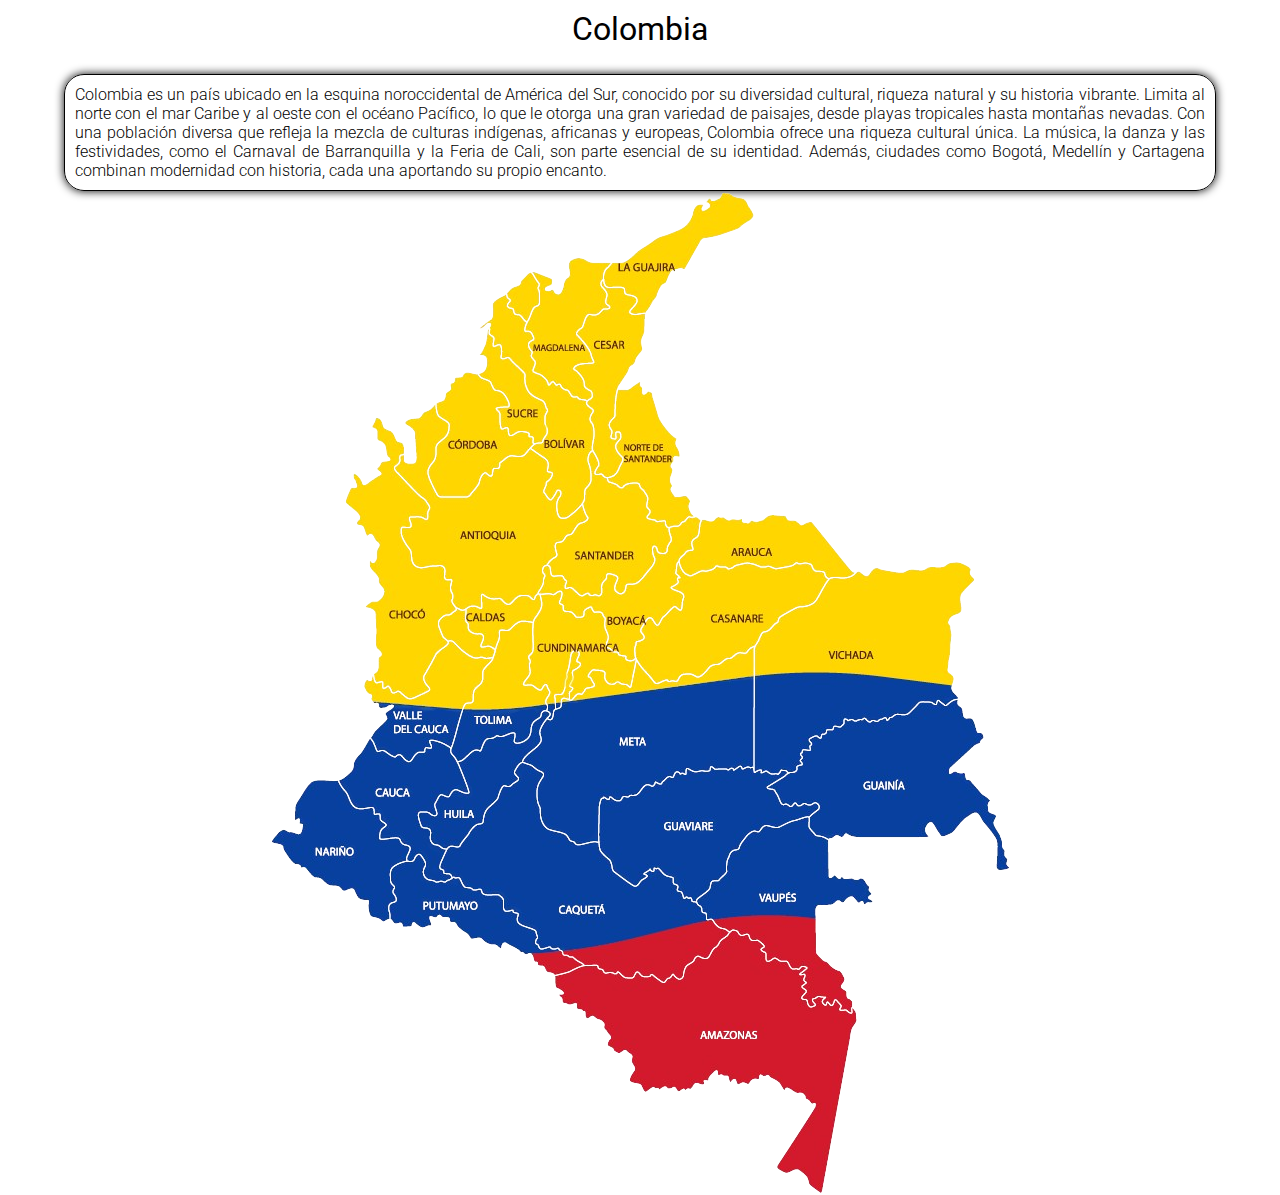
<file: index.html>
<!DOCTYPE html>
<html lang="es">
<head>
    <meta charset="UTF-8">
    <meta name="viewport" content="width=device-width, initial-scale=1.0">
    <link rel="stylesheet" href="css/style.css">
    <link rel="stylesheet" href="css/fuentes.css">
    <title>Mapa Geografico Colombia</title>
</head>
<body>
    <div>
        <h1 class="ttl" > Colombia </h1>
    </div>
    <div class="txt_one">
        Colombia es un país ubicado en la esquina noroccidental de América del Sur, conocido por su diversidad cultural, riqueza natural y su historia vibrante. Limita al norte con el mar Caribe y al oeste con el océano Pacífico, lo que le otorga una gran variedad de paisajes, desde playas tropicales hasta montañas nevadas.
        Con una población diversa que refleja la mezcla de culturas indígenas, africanas y europeas, Colombia ofrece una riqueza cultural única. La música, la danza y las festividades, como el Carnaval de Barranquilla y la Feria de Cali, son parte esencial de su identidad. Además, ciudades como Bogotá, Medellín y Cartagena combinan modernidad con historia, cada una aportando su propio encanto. 

    </div>
    <img src="/images/mpCol-removebg.png" class="mps" alt="Mapa de Colombia" usemap="#mapaCol">
    <div>
        <map id="mapaCol">
            <area target="_self" alt="Mapa Santander" title="Santander" href="/pages/Santander.html" coords="281,374,288,368,289,360,290,351,297,350,305,342,311,334,317,332,320,325,313,313,317,307,315,300,321,291,321,278,317,267,321,260,328,274,324,283,331,284,339,290,349,298,355,302,358,294,365,294,375,305,376,315,380,321,374,326,385,331,393,333,399,350,395,362,380,351,383,361,385,370,378,381,369,389,363,393,357,393,354,402,344,398,349,385,337,379,333,389,331,403,320,404,311,404,301,394,292,386,282,384" shape="poly">
        <area target="_self" alt="Mapa Antioquia" title="Antioquia" href="/pages/Antioquia.html" coords="239,413,247,405,259,403,263,409,270,397,274,384,273,374,287,363,284,352,293,347,302,340,307,331,317,326,311,312,298,325,291,327,287,318,287,309,280,308,273,301,277,290,282,282,276,278,277,269,261,258,254,264,242,265,231,271,230,278,222,279,223,286,215,284,210,292,201,305,169,305,157,279,163,269,166,253,177,243,178,232,167,225,164,216,156,222,152,228,136,231,145,240,146,271,135,272,127,280,158,313,159,327,139,326,140,334,133,336,132,345,141,360,143,374,151,378,171,375,176,386,183,389,183,400,183,410,190,418,203,413,210,417,212,404,220,408,229,406" shape="poly">
        <area target="_self" alt="Mapa Valle Del Cauca" title="Valle Del Cauca" href="/pages/ValleDelCauca.html" coords="102,547,106,539,117,528,116,522,125,517,119,511,111,516,107,510,102,506,97,498,95,490,104,487,111,496,123,502,129,499,139,507,160,499,154,487,165,462,179,450,199,465,207,467,222,467,214,477,212,491,204,499,204,510,193,513,183,556,159,548,161,559,154,556,154,563,148,561,140,571,129,562,125,568,114,558,107,560" shape="poly">
        <area target="_self" alt="Mapa Meta" title="Meta" href="/pages/Meta.html" coords="329,651,329,616,333,605,340,607,349,610,354,604,366,604,374,595,381,596,385,590,390,595,398,585,404,586,408,580,416,582,417,575,438,580,441,574,458,579,471,575,484,575,484,456,476,459,467,459,462,468,456,468,450,473,440,475,429,485,419,482,410,487,400,490,386,492,365,469,361,496,347,491,339,493,334,487,335,480,321,478,318,485,324,495,317,497,314,503,306,505,303,509,294,506,291,517,284,520,283,529,276,530,271,538,272,551,253,571,274,582,272,587,268,597,268,612,271,620,273,632,280,637,294,642,303,649,309,654" shape="poly">
        <area target="_self" alt="Mapa Amazonas" title="Amazonas" href="/pages/Amazonas.html" coords="509,975,518,981,528,976,540,986,542,993,552,999,583,836,587,829,585,821,575,820,567,811,561,814,554,813,554,806,545,808,547,816,541,815,534,809,536,800,533,794,537,786,529,784,537,776,529,778,521,777,518,771,512,770,505,767,499,769,494,763,490,758,495,756,490,749,484,751,479,745,472,746,465,739,460,745,452,750,449,758,441,769,430,767,417,775,414,787,408,788,402,784,396,792,383,783,374,787,368,781,365,787,357,787,350,781,339,782,331,778,315,775,286,784,286,795,296,801,291,804,294,810,306,811,310,816,317,819,317,826,325,825,334,829,335,836,342,845,340,853,346,859,355,858,363,865,363,872,366,878,362,890,371,892,374,898,382,895,387,896,393,894,398,897,405,894,409,899,419,896,427,890,435,888,446,877,458,883,474,891,497,884,515,895,524,900,534,899,540,908,548,912" shape="poly">
        </map>    
    </div>
</body>
</html>
</file>
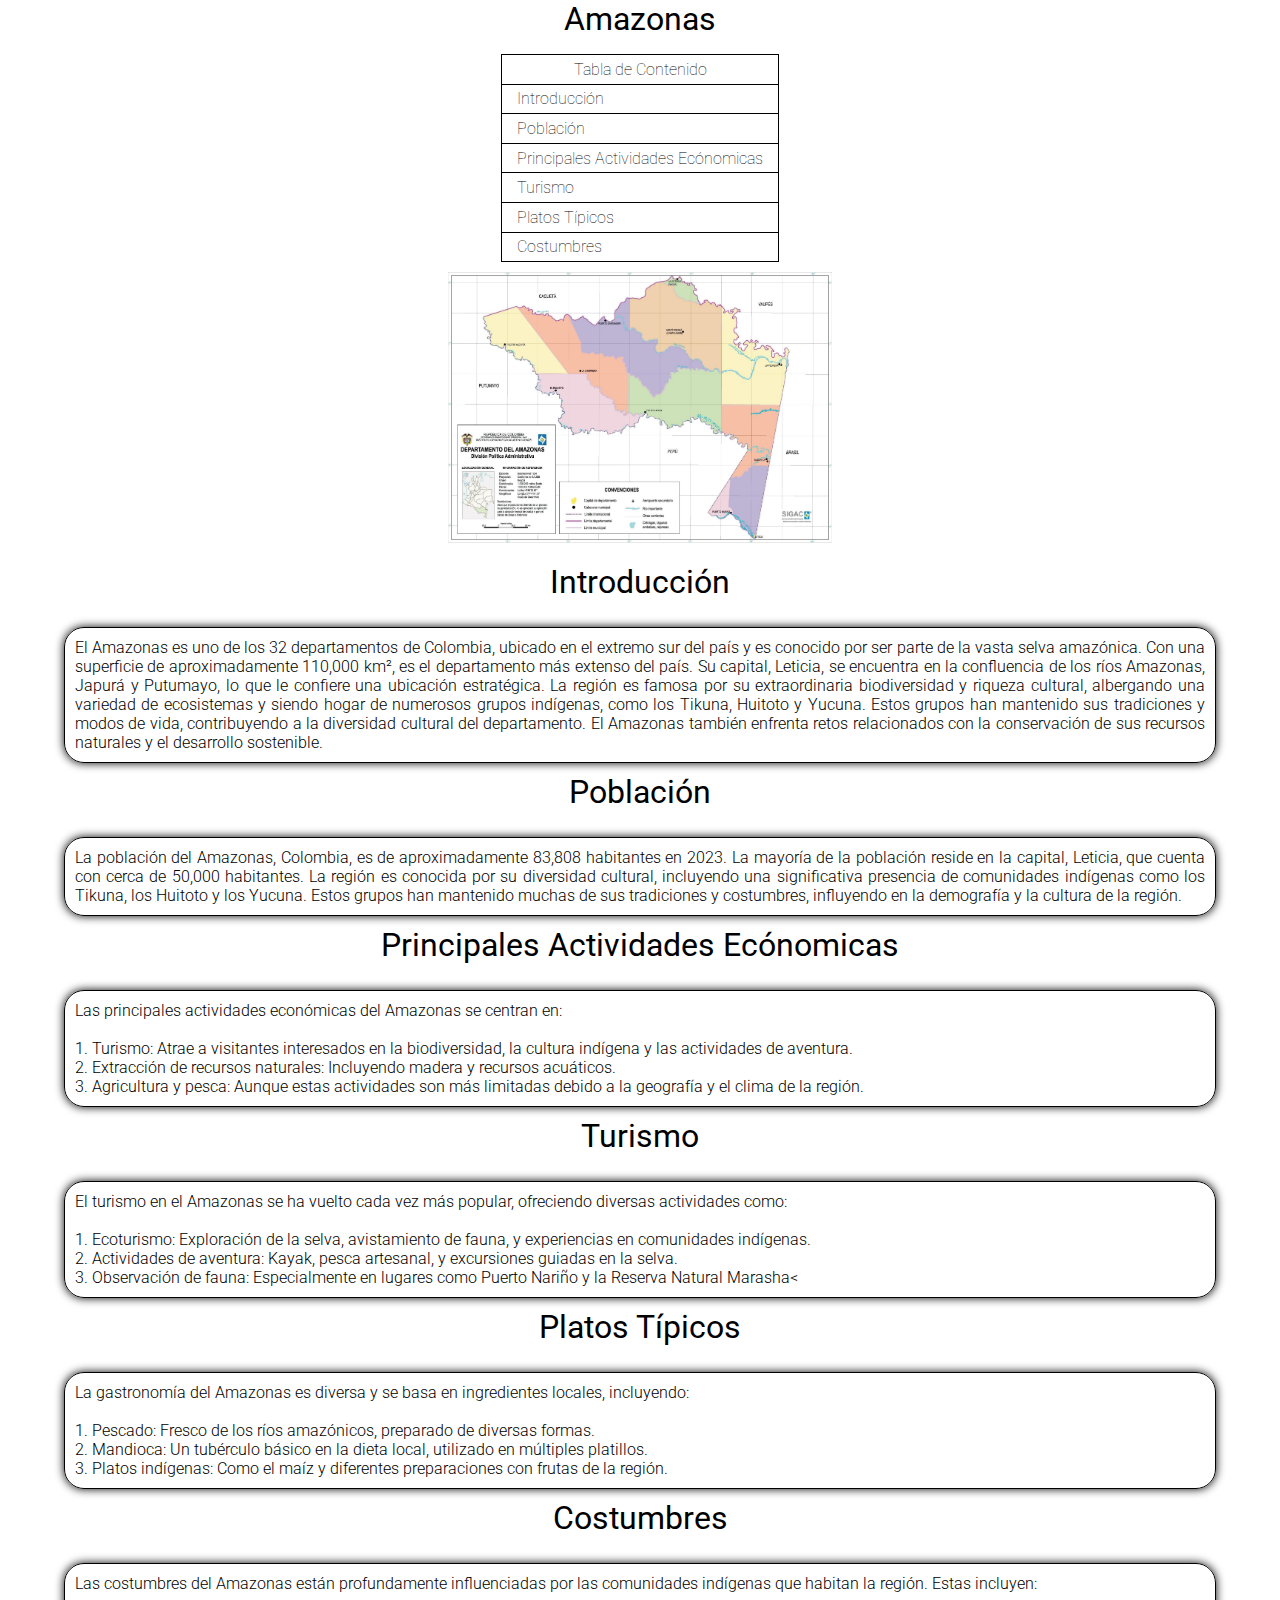
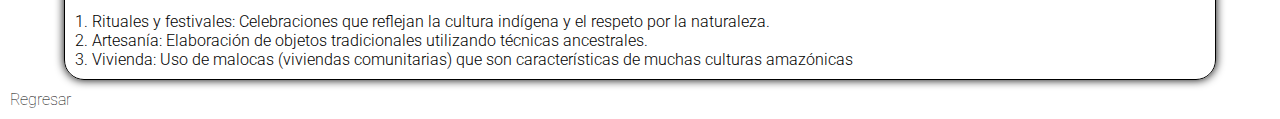
<file: pages/Amazonas.html>
<!DOCTYPE html>
<html lang="es">
<head>
    <meta charset="UTF-8">
    <meta name="viewport" content="width=device-width, initial-scale=1.0">
    <link rel="stylesheet" href="/css/fuentes.css">
    <link rel="stylesheet" href="/css/style.css">
    <title>Amazonas, Colombia</title>
</head>
<body>
    <div>
        <h1> Amazonas </h1>
    </div>
    <table class="table">
        <tr>
            <th>Tabla de Contenido </th>
        </tr>
        <tr>
            <td><a href="#intro"> Introducción </a></td>
        </tr>
        <tr>
            <td> <a href="#poblacion"> Población </a> </td>
        </tr>
        <tr>
            <td> <a href="#actividadEco"> Principales Actividades Ecónomicas </a> </td>
        </tr>
        <tr>
            <td> <a href="#turismo"> Turismo </a> </td>
        </tr>
        <tr>
            <td> <a href="#platosTip"> Platos Típicos </a> </td>
        </tr>
        <tr>
            <td> <a href="#costumbres"> Costumbres </a> </td>
        </tr>
    </table>
    <img src="/images/mpAmazonas.jpg" class="mapas" alt="Mapa del Amazonas, Colombia">
    <div>
        <h1 class="ttl" id="intro"> Introducción </h1>
        <p class="txt_one"> 
            El Amazonas es uno de los 32 departamentos de Colombia, ubicado en el extremo sur del país y es conocido por ser parte de la vasta selva amazónica. Con una superficie de aproximadamente 110,000 km², es el departamento más extenso del país. Su capital, Leticia, se encuentra en la confluencia de los ríos Amazonas, Japurá y Putumayo, lo que le confiere una ubicación estratégica.

            La región es famosa por su extraordinaria biodiversidad y riqueza cultural, albergando una variedad de ecosistemas y siendo hogar de numerosos grupos indígenas, como los Tikuna, Huitoto y Yucuna. Estos grupos han mantenido sus tradiciones y modos de vida, contribuyendo a la diversidad cultural del departamento. El Amazonas también enfrenta retos relacionados con la conservación de sus recursos naturales y el desarrollo sostenible.
        </p>
    </div>
    <div>
        <h1 class="ttl" id="poblacion"> Población </h1>
        <p class="txt_one">
            La población del Amazonas, Colombia, es de aproximadamente 83,808 habitantes en 2023. La mayoría de la población reside en la capital, Leticia, que cuenta con cerca de 50,000 habitantes. La región es conocida por su diversidad cultural, incluyendo una significativa presencia de comunidades indígenas como los Tikuna, los Huitoto y los Yucuna. Estos grupos han mantenido muchas de sus tradiciones y costumbres, influyendo en la demografía y la cultura de la región.
        </p>
    </div>
    <div>
        <h1 class="ttl" id="actividadEco"> Principales Actividades Ecónomicas </h1>
        <p class="txt_one">
            Las principales actividades económicas del Amazonas se centran en:<br>
            <br>
            1. Turismo: Atrae a visitantes interesados en la biodiversidad, la cultura indígena y las actividades de aventura.<br>
            2. Extracción de recursos naturales: Incluyendo madera y recursos acuáticos.<br>
            3. Agricultura y pesca: Aunque estas actividades son más limitadas debido a la geografía y el clima de la región.<br>
        </p>
    </div>
    <div>
        <h1 class="ttl" id="turismo"> Turismo </h1>
        <p class="txt_one">
            El turismo en el Amazonas se ha vuelto cada vez más popular, ofreciendo diversas actividades como:<br>
            <br>
            1. Ecoturismo: Exploración de la selva, avistamiento de fauna, y experiencias en comunidades indígenas.<br>
            2. Actividades de aventura: Kayak, pesca artesanal, y excursiones guiadas en la selva.<br>
            3. Observación de fauna: Especialmente en lugares como Puerto Nariño y la Reserva Natural Marasha<<br>       
        </p>
    </div>
    <div>
        <h1 class="ttl" id="platosTip"> Platos Típicos </h1>
        <p class="txt_one">
            La gastronomía del Amazonas es diversa y se basa en ingredientes locales, incluyendo:<br>
            <br>
            1. Pescado: Fresco de los ríos amazónicos, preparado de diversas formas.<br>
            2. Mandioca: Un tubérculo básico en la dieta local, utilizado en múltiples platillos.<br>
            3. Platos indígenas: Como el maíz y diferentes preparaciones con frutas de la región.<br>
        </p>
    </div>
    <div>
        <h1 class="ttl" id="costumbres"> Costumbres </h1>
        <p class="txt_one">
            Las costumbres del Amazonas están profundamente influenciadas por las comunidades indígenas que habitan la región. Estas incluyen:<br>
            <br>
            1. Rituales y festivales: Celebraciones que reflejan la cultura indígena y el respeto por la naturaleza.<br>
            2. Artesanía: Elaboración de objetos tradicionales utilizando técnicas ancestrales.<br>
            3. Vivienda: Uso de malocas (viviendas comunitarias) que son características de muchas culturas amazónicas<br>
        </p>
    </div>
    <div class="button_cont">
        <div class="B1"><a href="../index.html" class="button">Regresar</a></div>
</body>
</html>
</file>
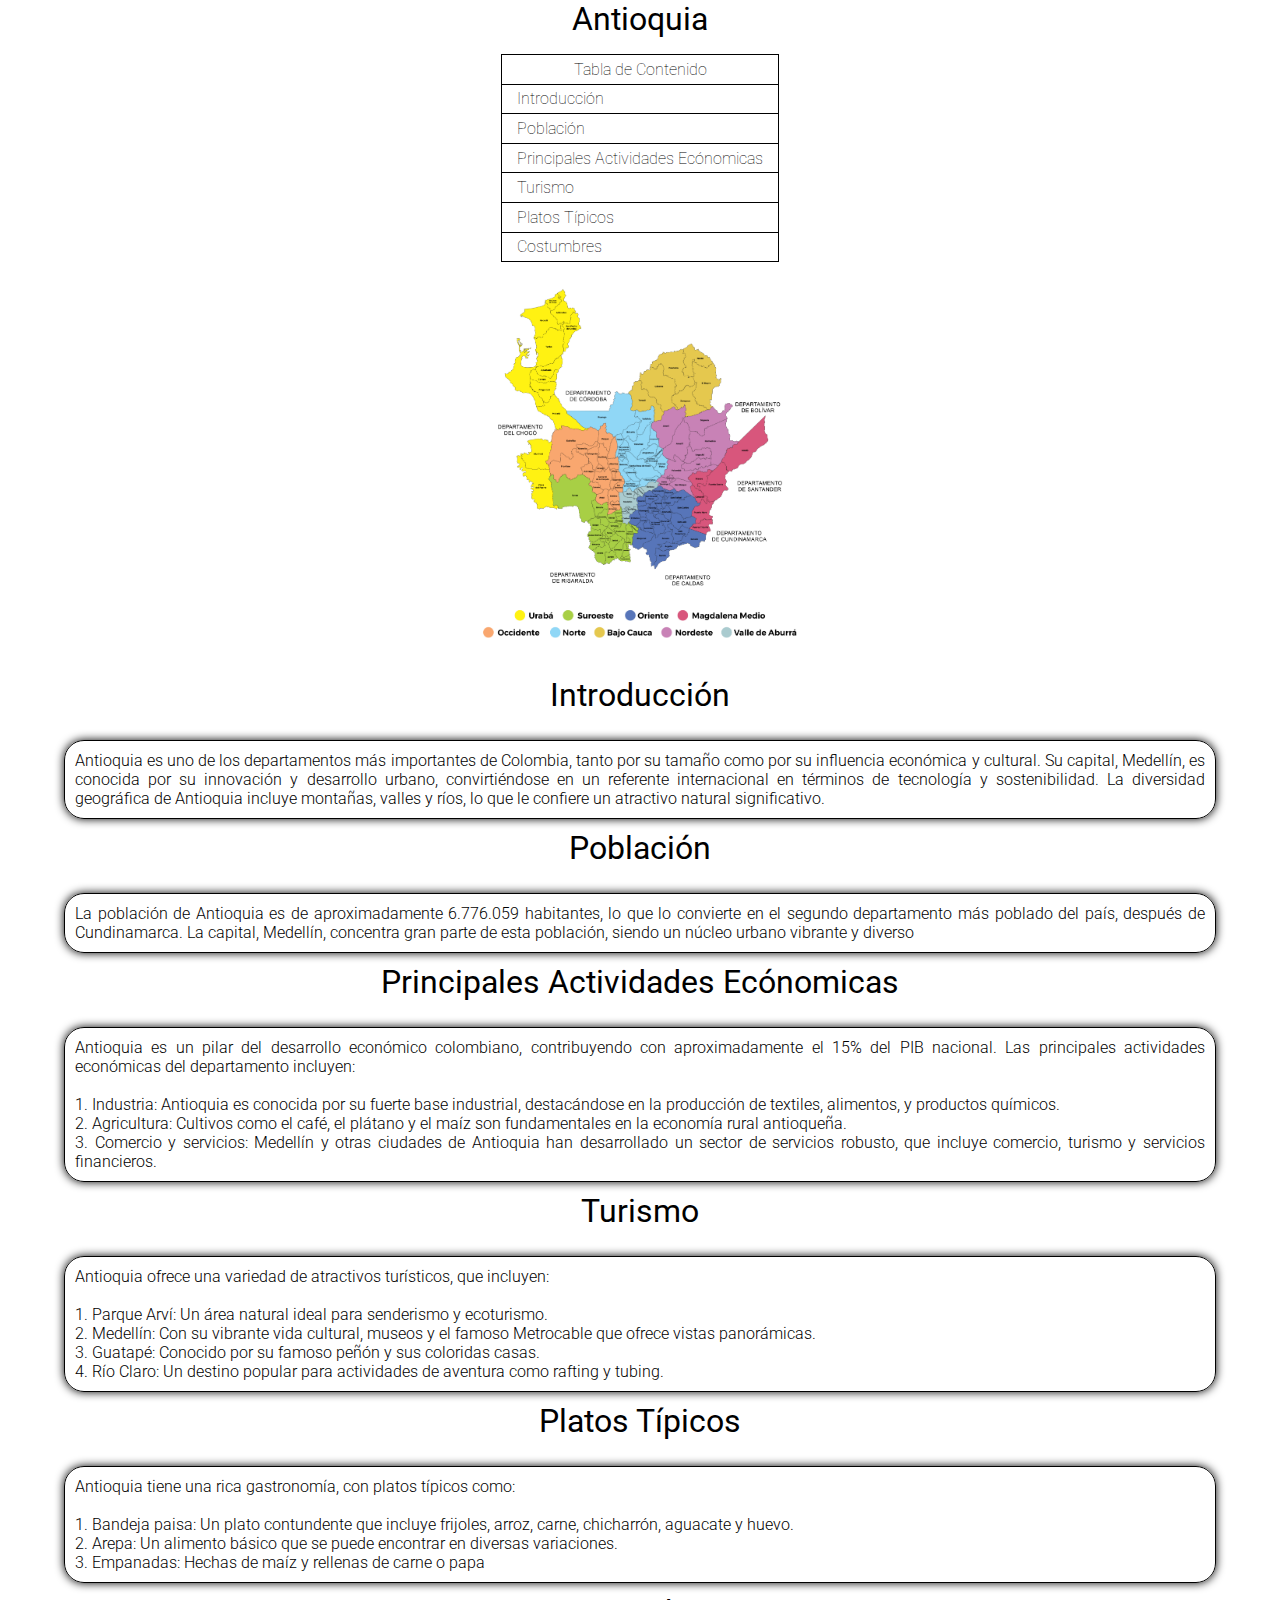
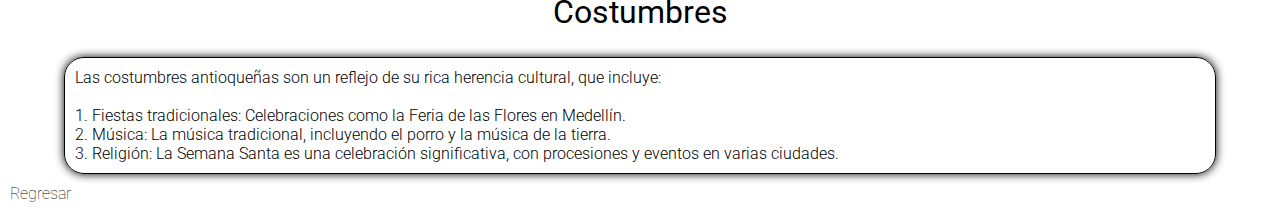
<file: pages/Antioquia.html>
<!DOCTYPE html>
<html lang="en">
<head>
    <meta charset="UTF-8">
    <meta name="viewport" content="width=device-width, initial-scale=1.0">
    <link rel="stylesheet" href="/css/style.css">
    <title>Antioquia, Colombia</title>
</head>
<body>
    <div>
        <h1> Antioquia </h1>
    </div>
    <table class="table">
        <tr>
            <th>Tabla de Contenido </th>
        </tr>
        <tr>
            <td><a href="#intro"> Introducción </a></td>
        </tr>
        <tr>
            <td> <a href="#poblacion"> Población </a> </td>
        </tr>
        <tr>
            <td> <a href="#actividadEco"> Principales Actividades Ecónomicas </a> </td>
        </tr>
        <tr>
            <td> <a href="#turismo"> Turismo </a> </td>
        </tr>
        <tr>
            <td> <a href="#platosTip"> Platos Típicos </a> </td>
        </tr>
        <tr>
            <td> <a href="#costumbres"> Costumbres </a> </td>
        </tr>
    </table>
    <img src="/images/mpAntioquia.png" class="mapas" alt="Mapa de Antioquia, Colombia">
    <div>
        <h1 class="ttl" id="intro"> Introducción </h1>
        <p class="txt_one"> 
            Antioquia es uno de los departamentos más importantes de Colombia, tanto por su tamaño como por su influencia económica y cultural. Su capital, Medellín, es conocida por su innovación y desarrollo urbano, convirtiéndose en un referente internacional en términos de tecnología y sostenibilidad. La diversidad geográfica de Antioquia incluye montañas, valles y ríos, lo que le confiere un atractivo natural significativo.
        </p>
    </div>
    <div>
        <h1 class="ttl" id="poblacion"> Población </h1>
        <p class="txt_one">
            La población de Antioquia es de aproximadamente 6.776.059 habitantes, lo que lo convierte en el segundo departamento más poblado del país, después de Cundinamarca. La capital, Medellín, concentra gran parte de esta población, siendo un núcleo urbano vibrante y diverso
        </p>
    </div>
    <div>
        <h1 class="ttl" id="actividadEco"> Principales Actividades Ecónomicas </h1>
        <p class="txt_one">
            Antioquia es un pilar del desarrollo económico colombiano, contribuyendo con aproximadamente el 15% del PIB nacional. Las principales actividades económicas del departamento incluyen:<br>
            <br>
            1. Industria: Antioquia es conocida por su fuerte base industrial, destacándose en la producción de textiles, alimentos, y productos químicos.<br>
            2. Agricultura: Cultivos como el café, el plátano y el maíz son fundamentales en la economía rural antioqueña.<br>
            3. Comercio y servicios: Medellín y otras ciudades de Antioquia han desarrollado un sector de servicios robusto, que incluye comercio, turismo y servicios financieros.<br>
        </p>
    </div>
    <div>
        <h1 class="ttl" id="turismo"> Turismo </h1>
        <p class="txt_one">
            Antioquia ofrece una variedad de atractivos turísticos, que incluyen:<br>
            <br>
            1. Parque Arví: Un área natural ideal para senderismo y ecoturismo.<br>
            2. Medellín: Con su vibrante vida cultural, museos y el famoso Metrocable que ofrece vistas panorámicas.<br>
            3. Guatapé: Conocido por su famoso peñón y sus coloridas casas.<br>
            4. Río Claro: Un destino popular para actividades de aventura como rafting y tubing.<br>
        </p>
    </div>
    <div>
        <h1 class="ttl" id="platosTip"> Platos Típicos </h1>
        <p class="txt_one">
            Antioquia tiene una rica gastronomía, con platos típicos como: <br>
            <br>
            1. Bandeja paisa: Un plato contundente que incluye frijoles, arroz, carne, chicharrón, aguacate y huevo.<br>
            2. Arepa: Un alimento básico que se puede encontrar en diversas variaciones.<br>
            3. Empanadas: Hechas de maíz y rellenas de carne o papa<br>
        </p>
    </div>
    <div>
        <h1 class="ttl" id="costumbres"> Costumbres </h1>
        <p class="txt_one">
            Las costumbres antioqueñas son un reflejo de su rica herencia cultural, que incluye:<br>
            <br>
            1. Fiestas tradicionales: Celebraciones como la Feria de las Flores en Medellín.<br>
            2. Música: La música tradicional, incluyendo el porro y la música de la tierra.<br>
            3. Religión: La Semana Santa es una celebración significativa, con procesiones y eventos en varias ciudades.<br>
        </p>
    </div>
    <div class="button_cont">
        <div class="B1"><a href="../index.html" class="button">Regresar</a></div>
</body>
</html>
</file>
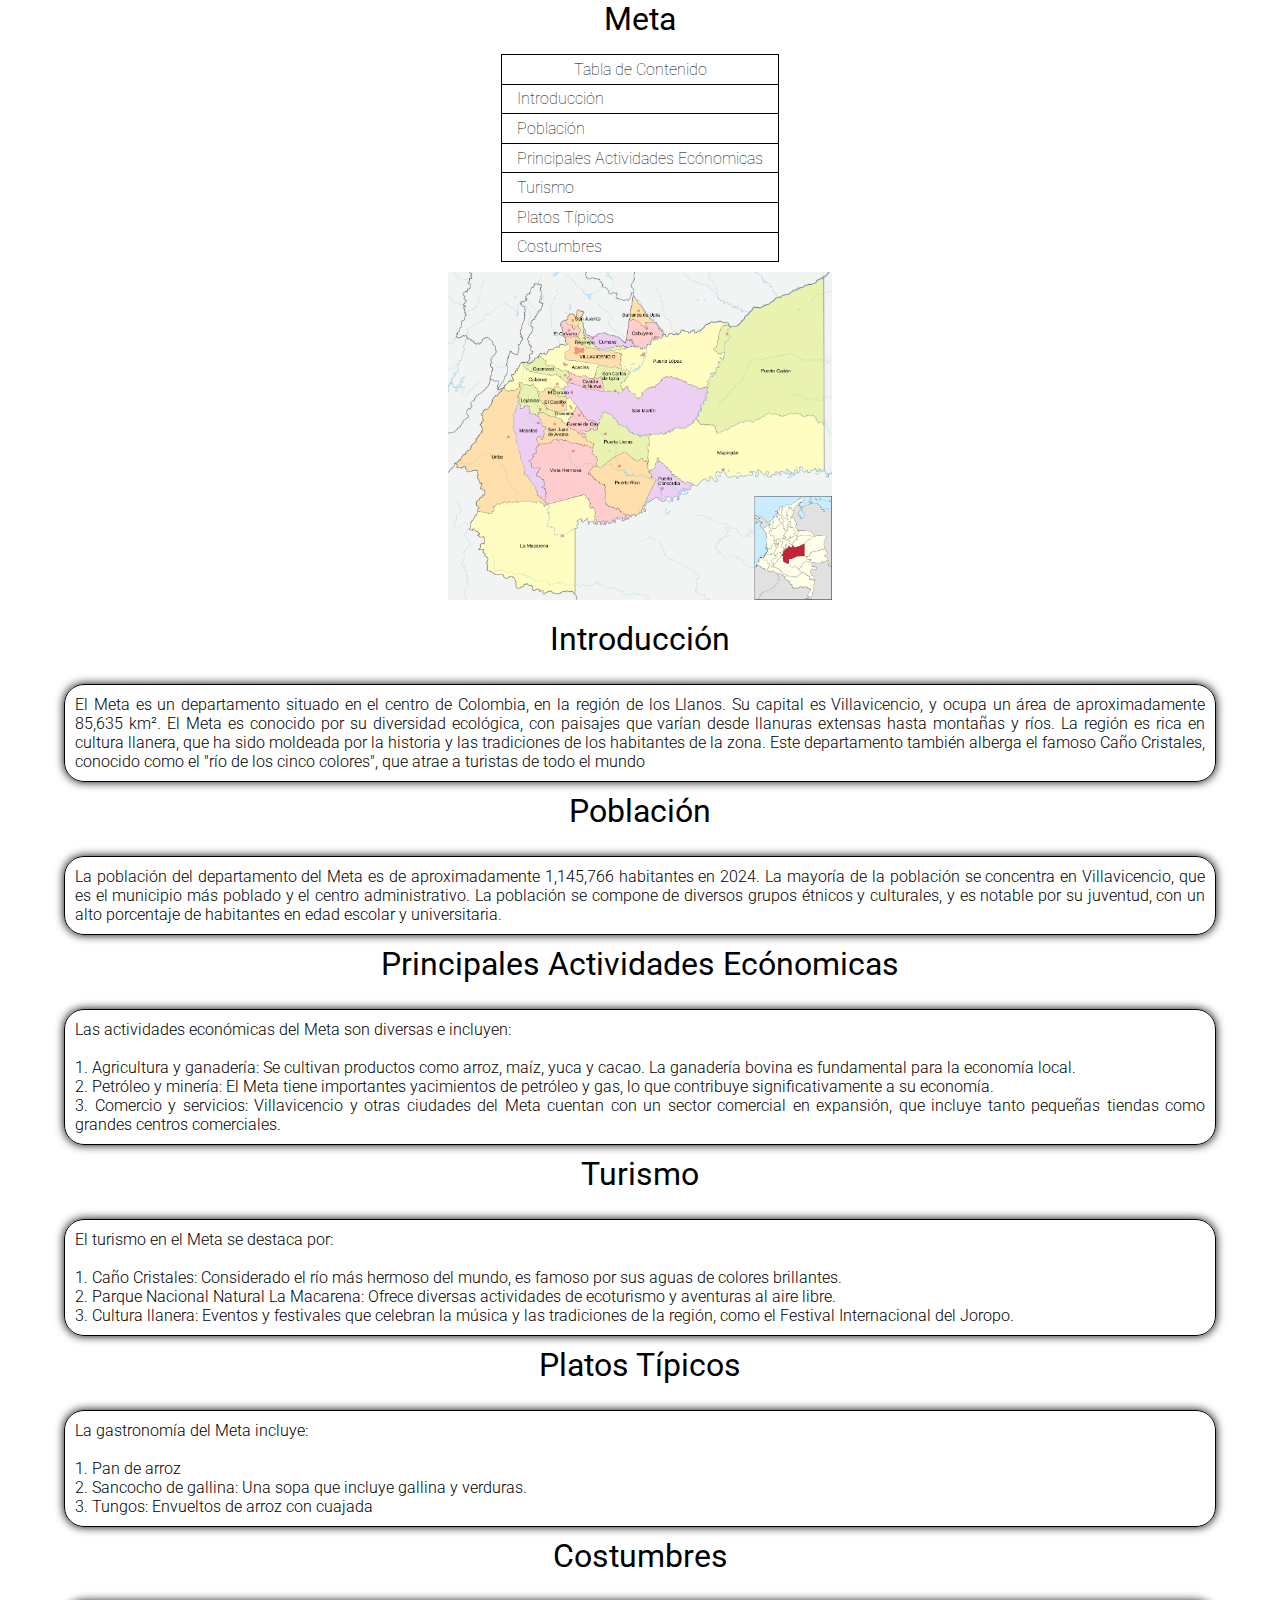
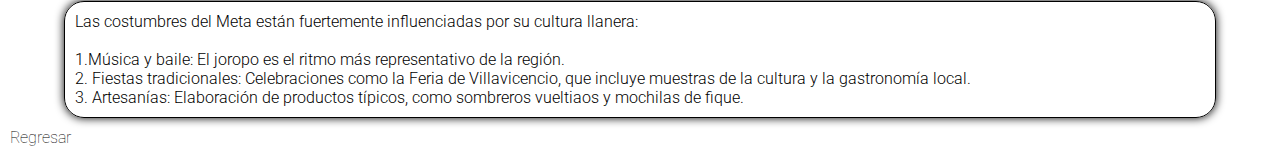
<file: pages/Meta.html>
<!DOCTYPE html>
<html lang="en">
<head>
    <meta charset="UTF-8">
    <meta name="viewport" content="width=device-width, initial-scale=1.0">
    <link rel="stylesheet" href="/css/style.css">
    <title>Meta, Colombia</title>
</head>
<body>
    <div>
        <h1> Meta </h1>
    </div>
    <table class="table">
        <tr>
            <th>Tabla de Contenido </th>
        </tr>
        <tr>
            <td><a href="#intro"> Introducción </a></td>
        </tr>
        <tr>
            <td> <a href="#poblacion"> Población </a> </td>
        </tr>
        <tr>
            <td> <a href="#actividadEco"> Principales Actividades Ecónomicas </a> </td>
        </tr>
        <tr>
            <td> <a href="#turismo"> Turismo </a> </td>
        </tr>
        <tr>
            <td> <a href="#platosTip"> Platos Típicos </a> </td>
        </tr>
        <tr>
            <td> <a href="#costumbres"> Costumbres </a> </td>
        </tr>
    </table>
    <img src="/images/mpMeta.png" class="mapas" alt="Mapa del Meta, Colombia">
    <div>
        <h1 class="ttl" id="intro"> Introducción </h1>
        <p class="txt_one"> 
            El Meta es un departamento situado en el centro de Colombia, en la región de los Llanos. Su capital es Villavicencio, y ocupa un área de aproximadamente 85,635 km². El Meta es conocido por su diversidad ecológica, con paisajes que varían desde llanuras extensas hasta montañas y ríos. La región es rica en cultura llanera, que ha sido moldeada por la historia y las tradiciones de los habitantes de la zona. Este departamento también alberga el famoso Caño Cristales, conocido como el "río de los cinco colores", que atrae a turistas de todo el mundo
        </p>
    </div>
    <div>
        <h1 class="ttl" id="poblacion"> Población </h1>
        <p class="txt_one">
            La población del departamento del Meta es de aproximadamente 1,145,766 habitantes en 2024. La mayoría de la población se concentra en Villavicencio, que es el municipio más poblado y el centro administrativo. La población se compone de diversos grupos étnicos y culturales, y es notable por su juventud, con un alto porcentaje de habitantes en edad escolar y universitaria.
        </p>
    </div>
    <div>
        <h1 class="ttl" id="actividadEco"> Principales Actividades Ecónomicas </h1>
        <p class="txt_one">
            Las actividades económicas del Meta son diversas e incluyen: <br>
            <br>
            1. Agricultura y ganadería: Se cultivan productos como arroz, maíz, yuca y cacao. La ganadería bovina es fundamental para la economía local.<br>
            2. Petróleo y minería: El Meta tiene importantes yacimientos de petróleo y gas, lo que contribuye significativamente a su economía.<br>
            3. Comercio y servicios: Villavicencio y otras ciudades del Meta cuentan con un sector comercial en expansión, que incluye tanto pequeñas tiendas como grandes centros comerciales.<br>
        </p>
    </div>
    <div>
        <h1 class="ttl" id="turismo"> Turismo </h1>
        <p class="txt_one">
            El turismo en el Meta se destaca por: <br>
            <br>
            1. Caño Cristales: Considerado el río más hermoso del mundo, es famoso por sus aguas de colores brillantes.<br>
            2. Parque Nacional Natural La Macarena: Ofrece diversas actividades de ecoturismo y aventuras al aire libre.<br>
            3. Cultura llanera: Eventos y festivales que celebran la música y las tradiciones de la región, como el Festival Internacional del Joropo.<br>
        </p>
    </div>
    <div>
        <h1 class="ttl" id="platosTip"> Platos Típicos </h1>
        <p class="txt_one">
            La gastronomía del Meta incluye: <br>
            <br>
            1. Pan de arroz<br>
            2. Sancocho de gallina: Una sopa que incluye gallina y verduras.<br>
            3. Tungos: Envueltos de arroz con cuajada<br>
        </p>
    </div>
    <div>
        <h1 class="ttl" id="costumbres"> Costumbres </h1>
        <p class="txt_one">
            Las costumbres del Meta están fuertemente influenciadas por su cultura llanera: <br>
            <br>
            1.Música y baile: El joropo es el ritmo más representativo de la región.<br>
            2. Fiestas tradicionales: Celebraciones como la Feria de Villavicencio, que incluye muestras de la cultura y la gastronomía local.<br>
            3. Artesanías: Elaboración de productos típicos, como sombreros vueltiaos y mochilas de fique.<br>
        </p>
    </div>
    <div class="button_cont">
        <div class="B1"><a href="../index.html" class="button">Regresar</a></div>
</body>
</html>
</file>
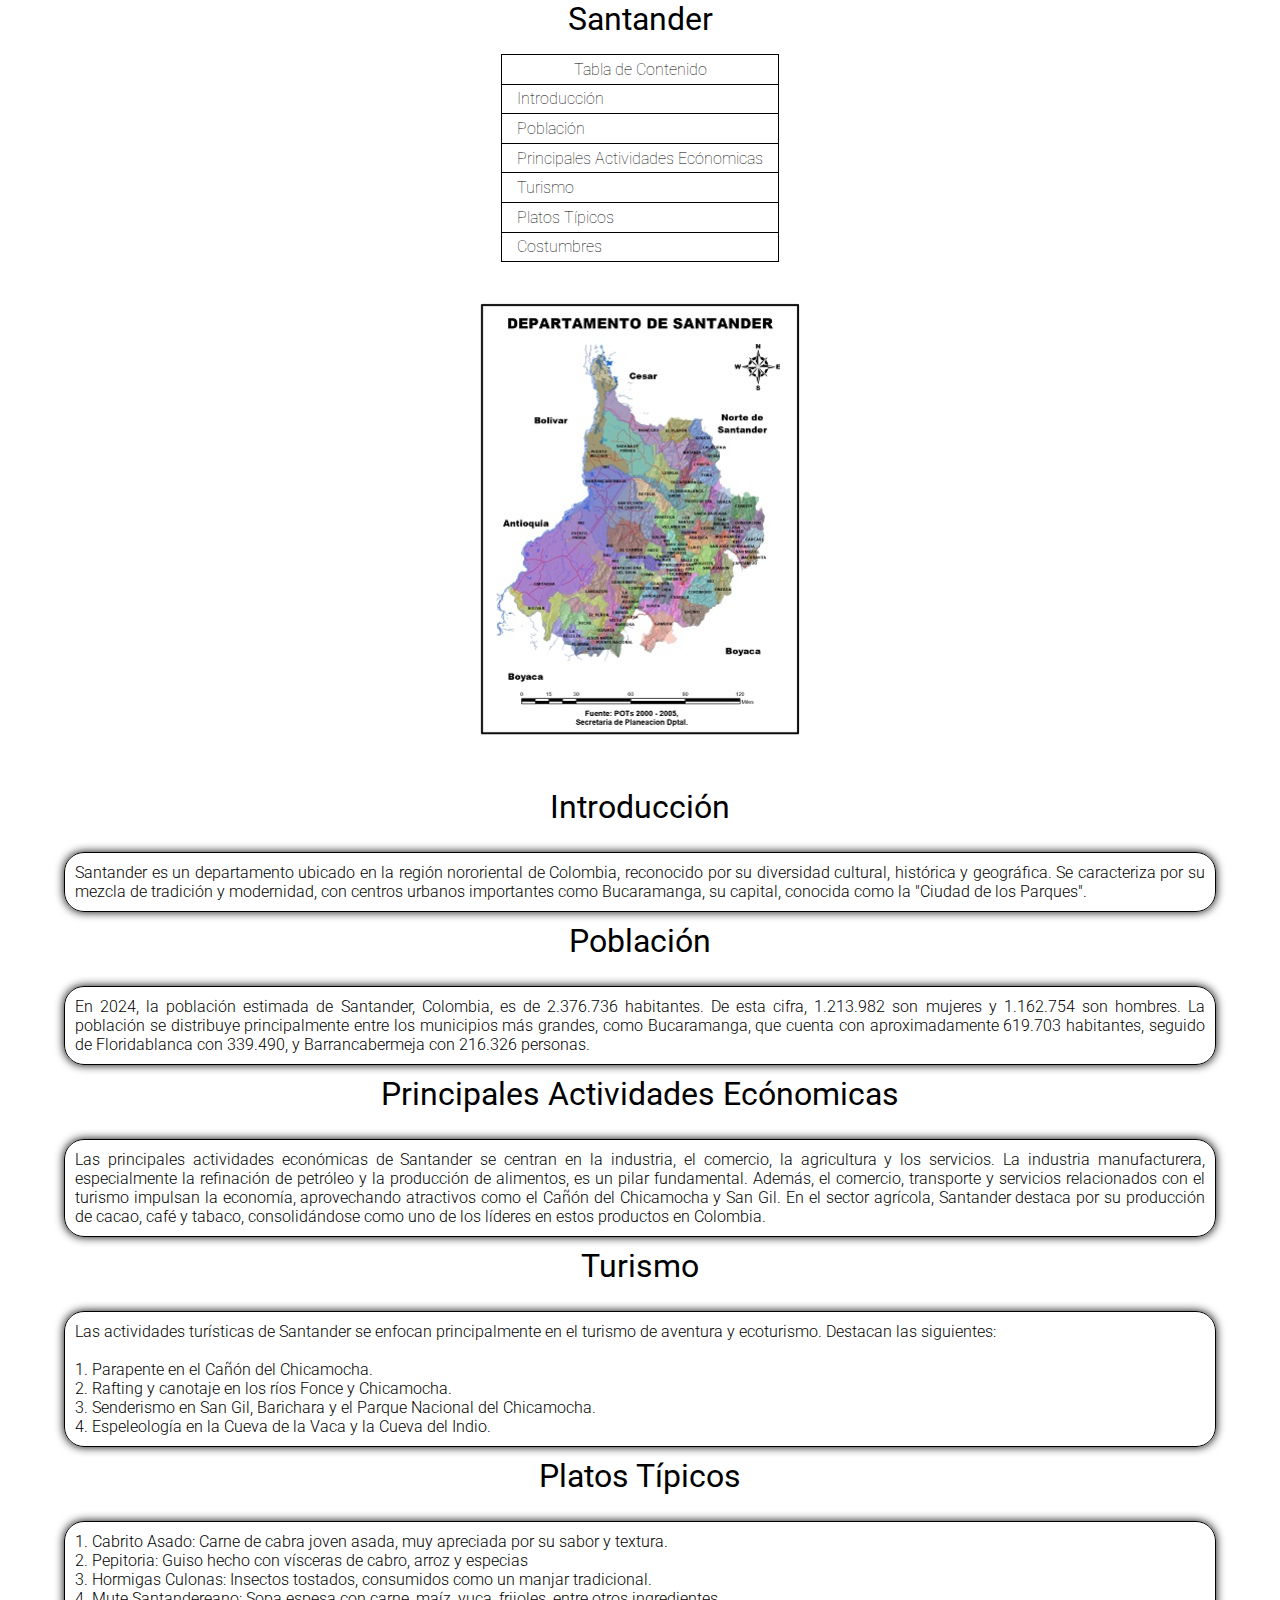
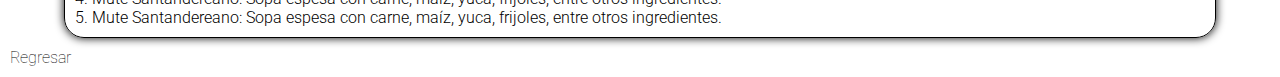
<file: pages/Santander.html>
<!DOCTYPE html>
<html lang="en">
<head>
    <meta charset="UTF-8">
    <meta name="viewport" content="width=device-width, initial-scale=1.0">
    <link rel="stylesheet" href="/css/style.css">
    <title> Santander, Colombia </title>
</head>
<body>
    <div>
        <h1> Santander </h1>
    </div>
    <table class="table">
        <tr>
            <th>Tabla de Contenido </th>
        </tr>
        <tr>
            <td><a href="#intro"> Introducción </a></td>
        </tr>
        <tr>
            <td> <a href="#poblacion"> Población </a> </td>
        </tr>
        <tr>
            <td> <a href="#actividadEco"> Principales Actividades Ecónomicas </a> </td>
        </tr>
        <tr>
            <td> <a href="#turismo"> Turismo </a> </td>
        </tr>
        <tr>
            <td> <a href="#platosTip"> Platos Típicos </a> </td>
        </tr>
        <tr>
            <td> <a href="#costumbres"> Costumbres </a> </td>
        </tr>
    </table>
    <img src="/images/mpSantander.png" class="mapas" alt="Mapa de Santander, Colombia">
    <div>
        <h1 class="ttl" id="intro"> Introducción </h1>
        <p class="txt_one"> 
            Santander es un departamento ubicado en la región nororiental de Colombia, reconocido por su diversidad cultural, histórica y geográfica. Se caracteriza por su mezcla de tradición y modernidad, con centros urbanos importantes como Bucaramanga, su capital, conocida como la "Ciudad de los Parques". 
        </p>
    </div>
    <div>
        <h1 class="ttl" id="poblacion"> Población </h1>
        <p class="txt_one">
            En 2024, la población estimada de Santander, Colombia, es de 2.376.736 habitantes. De esta cifra, 1.213.982 son mujeres y 1.162.754 son hombres. La población se distribuye principalmente entre los municipios más grandes, como Bucaramanga, que cuenta con aproximadamente 619.703 habitantes, seguido de Floridablanca con 339.490, y Barrancabermeja con 216.326 personas.
        </p>
    </div>
    <div>
        <h1 class="ttl" id="actividadEco"> Principales Actividades Ecónomicas </h1>
        <p class="txt_one">
            Las principales actividades económicas de Santander se centran en la industria, el comercio, la agricultura y los servicios. La industria manufacturera, especialmente la refinación de petróleo y la producción de alimentos, es un pilar fundamental. Además, el comercio, transporte y servicios relacionados con el turismo impulsan la economía, aprovechando atractivos como el Cañón del Chicamocha y San Gil. En el sector agrícola, Santander destaca por su producción de cacao, café y tabaco, consolidándose como uno de los líderes en estos productos en Colombia.
        </p>
    </div>
    <div>
        <h1 class="ttl" id="turismo"> Turismo </h1>
        <p class="txt_one">
            Las actividades turísticas de Santander se enfocan principalmente en el turismo de aventura y ecoturismo. Destacan las siguientes:<br>
            <br>
            1. Parapente en el Cañón del Chicamocha.<br>
            2. Rafting y canotaje en los ríos Fonce y Chicamocha.<br>
            3. Senderismo en San Gil, Barichara y el Parque Nacional del Chicamocha.<br>
            4. Espeleología en la Cueva de la Vaca y la Cueva del Indio.<br>
        </p>
    </div>
    <div>
        <h1 class="ttl" id="platosTip"> Platos Típicos </h1>
        <p class="txt_one">
            1. Cabrito Asado: Carne de cabra joven asada, muy apreciada por su sabor y textura.<br>
            2. Pepitoria: Guiso hecho con vísceras de cabro, arroz y especias<br>
            3. Hormigas Culonas: Insectos tostados, consumidos como un manjar tradicional.<br>
            4. Mute Santandereano: Sopa espesa con carne, maíz, yuca, frijoles, entre otros ingredientes.<br>
            5. Mute Santandereano: Sopa espesa con carne, maíz, yuca, frijoles, entre otros ingredientes.<br>
        </p> 
    </div>
    <div class="button_cont">
        <div class="B1"><a href="../index.html" class="button">Regresar</a></div>
</body>
</html>
</file>
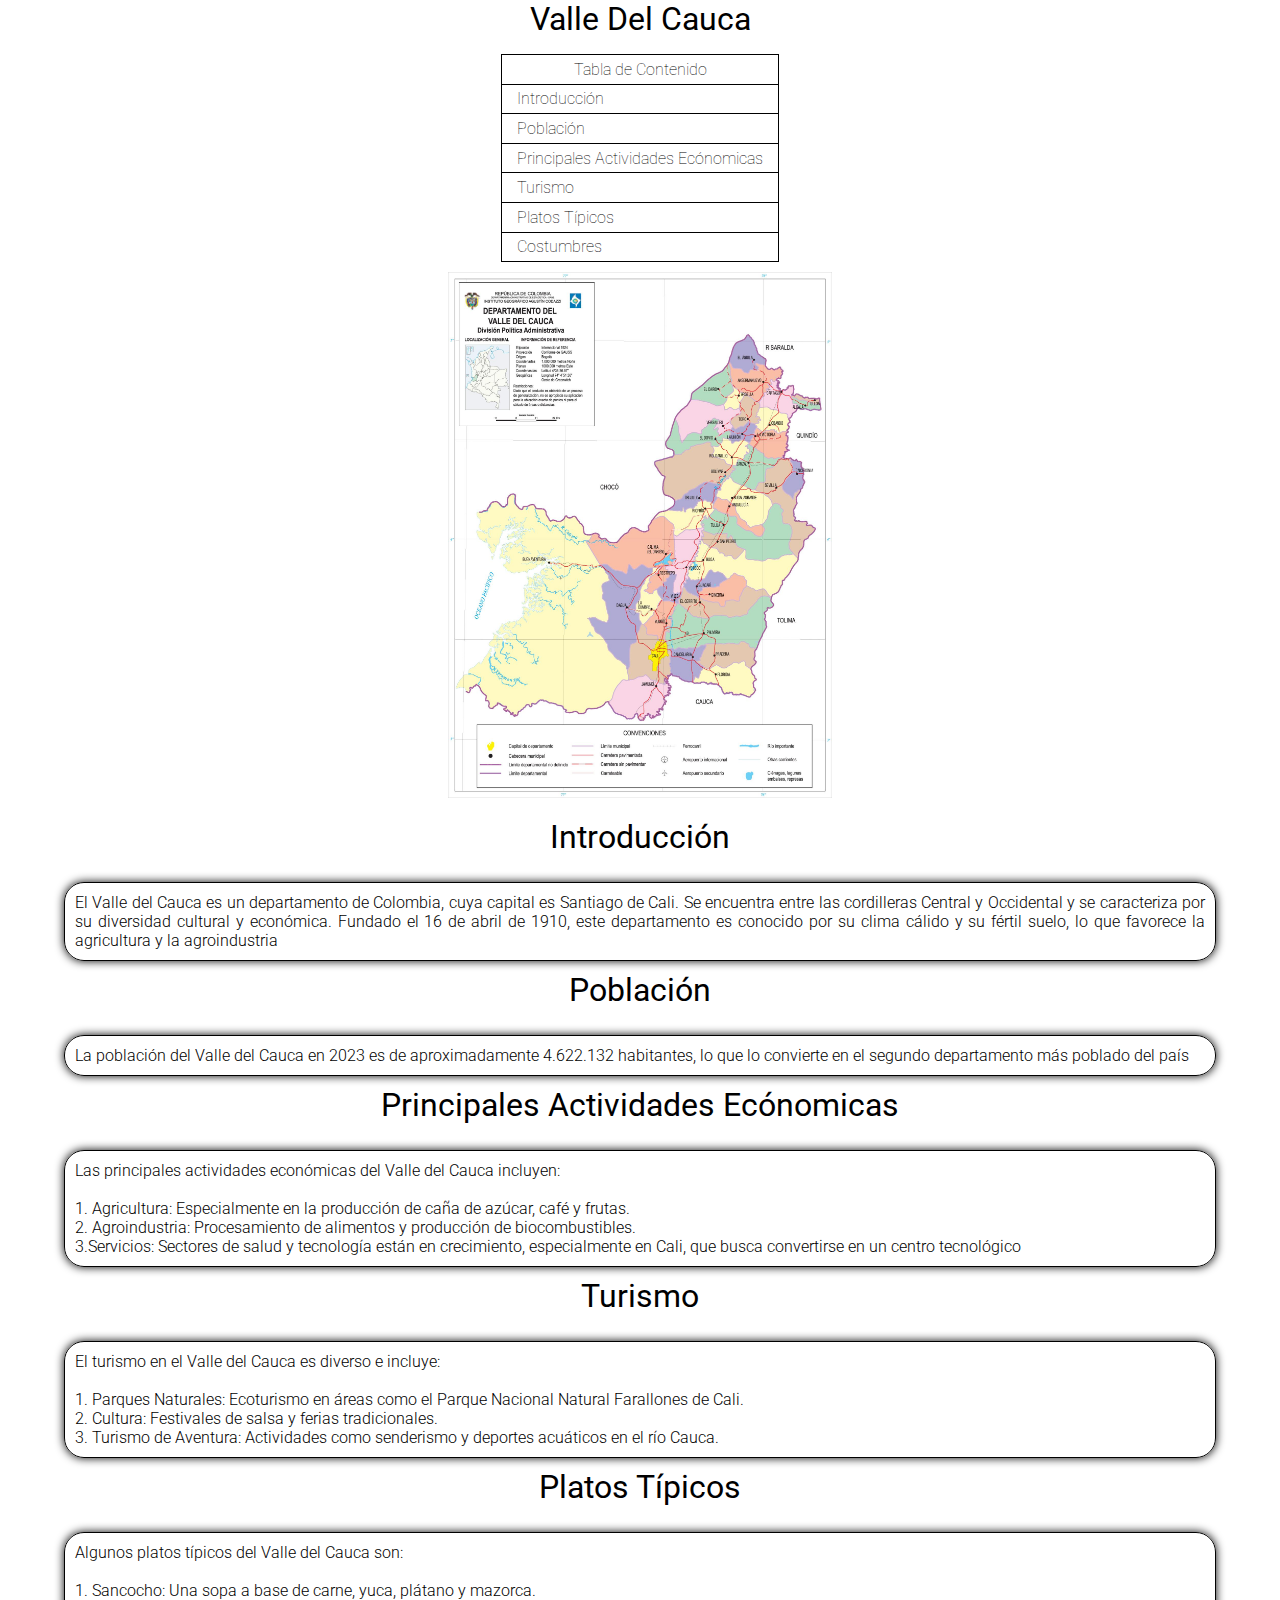
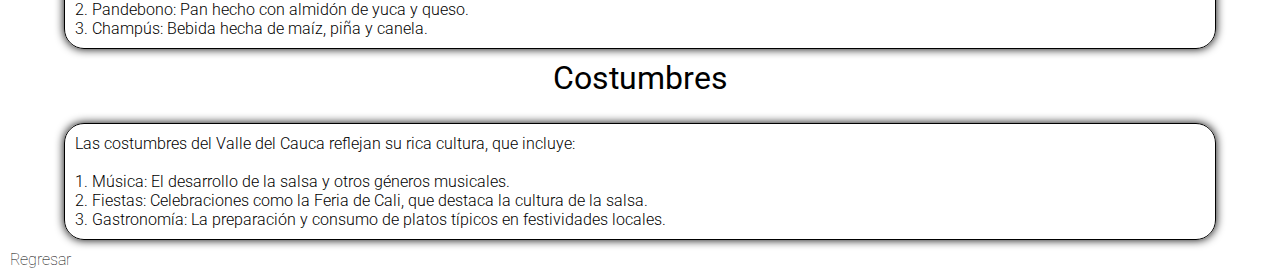
<file: pages/ValleDelCauca.html>
<!DOCTYPE html>
<html lang="en">
<head>
    <meta charset="UTF-8">
    <meta name="viewport" content="width=device-width, initial-scale=1.0">
    <link rel="stylesheet" href="/css/style.css">
    <title>Valle Del Cauca, Colombia</title>
</head>
<body>
    <div>
        <h1> Valle Del Cauca </h1>
    </div>
    <table class="table">
        <tr>
            <th>Tabla de Contenido </th>
        </tr>
        <tr>
            <td><a href="#intro"> Introducción </a></td>
        </tr>
        <tr>
            <td> <a href="#poblacion"> Población </a> </td>
        </tr>
        <tr>
            <td> <a href="#actividadEco"> Principales Actividades Ecónomicas </a> </td>
        </tr>
        <tr>
            <td> <a href="#turismo"> Turismo </a> </td>
        </tr>
        <tr>
            <td> <a href="#platosTip"> Platos Típicos </a> </td>
        </tr>
        <tr>
            <td> <a href="#costumbres"> Costumbres </a> </td>
        </tr>
    </table>
    <img src="/images/mpValle.jpg" class="mapas" alt="Mapa de Valle del Cauca, Colombia">
    <div>
        <h1 class="ttl" id="intro"> Introducción </h1>
        <p class="txt_one"> 
            El Valle del Cauca es un departamento de Colombia, cuya capital es Santiago de Cali. Se encuentra entre las cordilleras Central y Occidental y se caracteriza por su diversidad cultural y económica. Fundado el 16 de abril de 1910, este departamento es conocido por su clima cálido y su fértil suelo, lo que favorece la agricultura y la agroindustria
        </p>
    </div>
    <div>
        <h1 class="ttl" id="poblacion"> Población </h1>
        <p class="txt_one">
            La población del Valle del Cauca en 2023 es de aproximadamente 4.622.132 habitantes, lo que lo convierte en el segundo departamento más poblado del país
        </p>
    </div>
    <div>
        <h1 class="ttl" id="actividadEco"> Principales Actividades Ecónomicas </h1>
        <p class="txt_one">
            Las principales actividades económicas del Valle del Cauca incluyen:<br>
            <br>
            1. Agricultura: Especialmente en la producción de caña de azúcar, café y frutas.<br>
            2. Agroindustria: Procesamiento de alimentos y producción de biocombustibles.<br>
            3.Servicios: Sectores de salud y tecnología están en crecimiento, especialmente en Cali, que busca convertirse en un centro tecnológico<br>
        </p>
    </div>
    <div>
        <h1 class="ttl" id="turismo"> Turismo </h1>
        <p class="txt_one">
            El turismo en el Valle del Cauca es diverso e incluye:<br>
            <br>
            1. Parques Naturales: Ecoturismo en áreas como el Parque Nacional Natural Farallones de Cali.<br>
            2. Cultura: Festivales de salsa y ferias tradicionales.<br>
            3. Turismo de Aventura: Actividades como senderismo y deportes acuáticos en el río Cauca.<br>
        </p>
    </div>
    <div>
        <h1 class="ttl" id="platosTip"> Platos Típicos </h1>
        <p class="txt_one">
            Algunos platos típicos del Valle del Cauca son:<br>
            <br>
            1. Sancocho: Una sopa a base de carne, yuca, plátano y mazorca.<br>
            2. Pandebono: Pan hecho con almidón de yuca y queso.<br>
            3. Champús: Bebida hecha de maíz, piña y canela.<br>
        </p>
    </div>
    <div>
        <h1 class="ttl" id="costumbres"> Costumbres </h1>
        <p class="txt_one">
            Las costumbres del Valle del Cauca reflejan su rica cultura, que incluye:<br>
            <br>
            1. Música: El desarrollo de la salsa y otros géneros musicales.<br>
            2. Fiestas: Celebraciones como la Feria de Cali, que destaca la cultura de la salsa.<br>
            3. Gastronomía: La preparación y consumo de platos típicos en festividades locales.<br>
        </p>
    </div>
    <div class="button_cont">
        <div class="B1"><a href="../index.html" class="button">Regresar</a></div>
</body>
</html>
</file>
<file: css/style.css>
@import url('https://fonts.googleapis.com/css2?family=Roboto:ital,wght@0,100;0,300;0,400;0,500;0,700;0,900;1,100;1,300;1,400;1,500;1,700;1,900&display=swap');

*{
  margin: 0px;
    font-family: "Roboto", sans-serif;
  font-weight: 100;
  font-style: normal;
  box-sizing: border-box;
  padding: 0px;
}
.mps{
  box-sizing: content-box;
  display: block;
  margin: auto;
}
.mapas{
  box-sizing: content-box;
  display: block;
  width: 30%; 
  height: auto;
  margin: auto;
  height: auto;
  padding: 10px;
}
.button_cont {
  display: flex;
  justify-content: space-between; 
  align-items: center;
  margin: 10px 0;
}
h1{
  text-align: center;
    margin-bottom: 0.5em;
    font-family: "Roboto", sans-serif;
    font-weight: 400;
    font-style: normal;
}
.ttl {
  padding: 10px
}
.table {
  display: table; 
  margin-left: auto;
  margin-right: auto;
  width: auto;
}
table, th, td{
  border: 0.9px solid black;
  border-collapse: collapse;
  padding: 0.2em;
}
td{
  text-align: justify;
}
th, td{
  padding: 0.3rem;
}
.txt_one {
  width: 100%; 
  max-width: 90%; 
  padding: 10px;
  box-sizing: border-box; 
  font-family: "Roboto", sans-serif;
  font-weight: 300;
  font-style: normal;
  text-align: justify;
  margin-left: auto;
  margin-right: auto;
  border: 1px solid black;
  border-radius: 20px;
  box-shadow: 0px 0px 10px 0px black
}
a:link {
  color: green;
  background-color: transparent;
  text-decoration: none;
}
a:visited {
  color: pink;
  background-color: transparent;
  text-decoration: none;
}
a:hover {
  color: red;
  background-color: transparent;
  text-decoration: underline;
}
a:active {
  color: yellow;
  background-color: transparent;
  text-decoration: underline;
}
a:link, a:visited {
  color: rgb(0, 0, 0);
  padding: 0px 10px;
  text-align: center;
  text-decoration: none;
  display: inline-block;
}
</file>
<file: css/fuentes.css>
.roboto-thin {
    font-family: "Roboto", sans-serif;
    font-weight: 100;
    font-style: normal;
  }
  
  .roboto-light {
    font-family: "Roboto", sans-serif;
    font-weight: 300;
    font-style: normal;
  }
  
  .roboto-regular {
    font-family: "Roboto", sans-serif;
    font-weight: 400;
    font-style: normal;
  }
  
  .roboto-medium {
    font-family: "Roboto", sans-serif;
    font-weight: 500;
    font-style: normal;
  }
  
  .roboto-bold {
    font-family: "Roboto", sans-serif;
    font-weight: 700;
    font-style: normal;
  }
  
  .roboto-black {
    font-family: "Roboto", sans-serif;
    font-weight: 900;
    font-style: normal;
  }
  
  .roboto-thin-italic {
    font-family: "Roboto", sans-serif;
    font-weight: 100;
    font-style: italic;
  }
  
  .roboto-light-italic {
    font-family: "Roboto", sans-serif;
    font-weight: 300;
    font-style: italic;
  }
  
  .roboto-regular-italic {
    font-family: "Roboto", sans-serif;
    font-weight: 400;
    font-style: italic;
  }
  
  .roboto-medium-italic {
    font-family: "Roboto", sans-serif;
    font-weight: 500;
    font-style: italic;
  }
</file>
